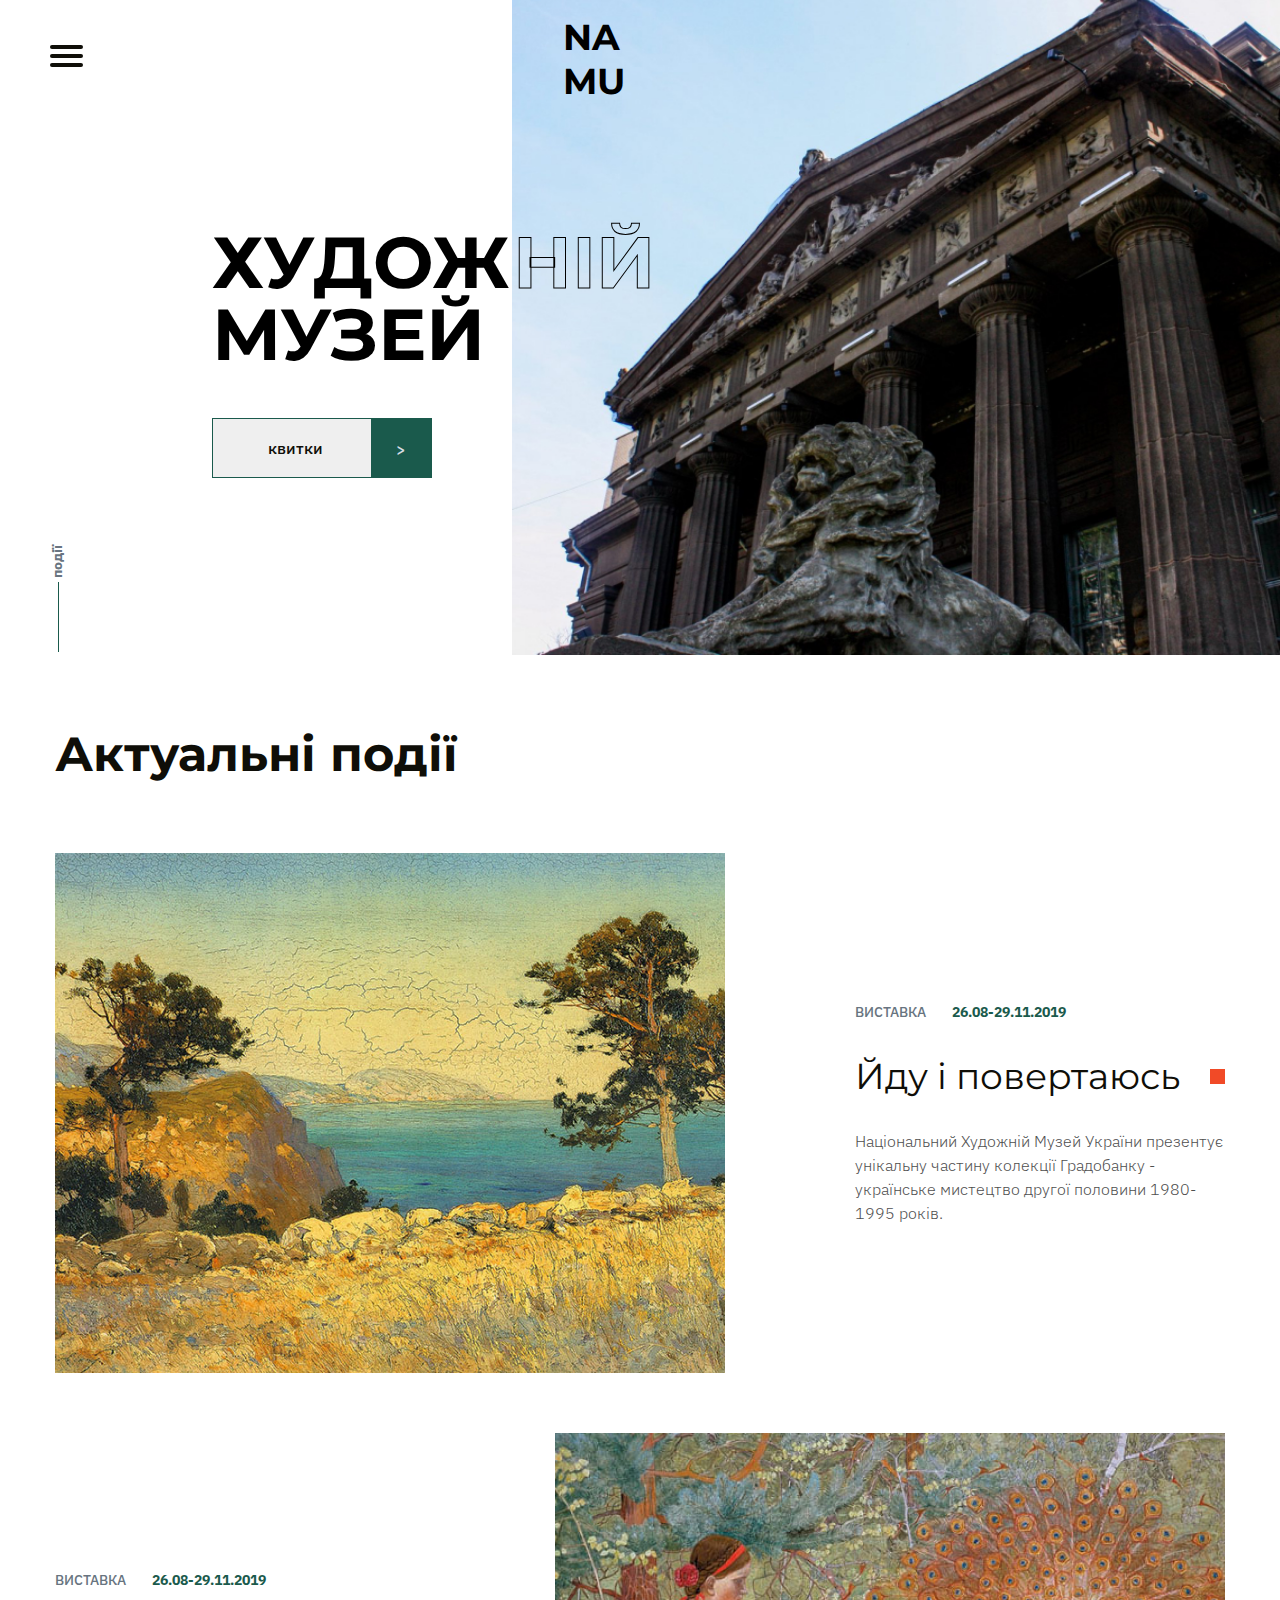
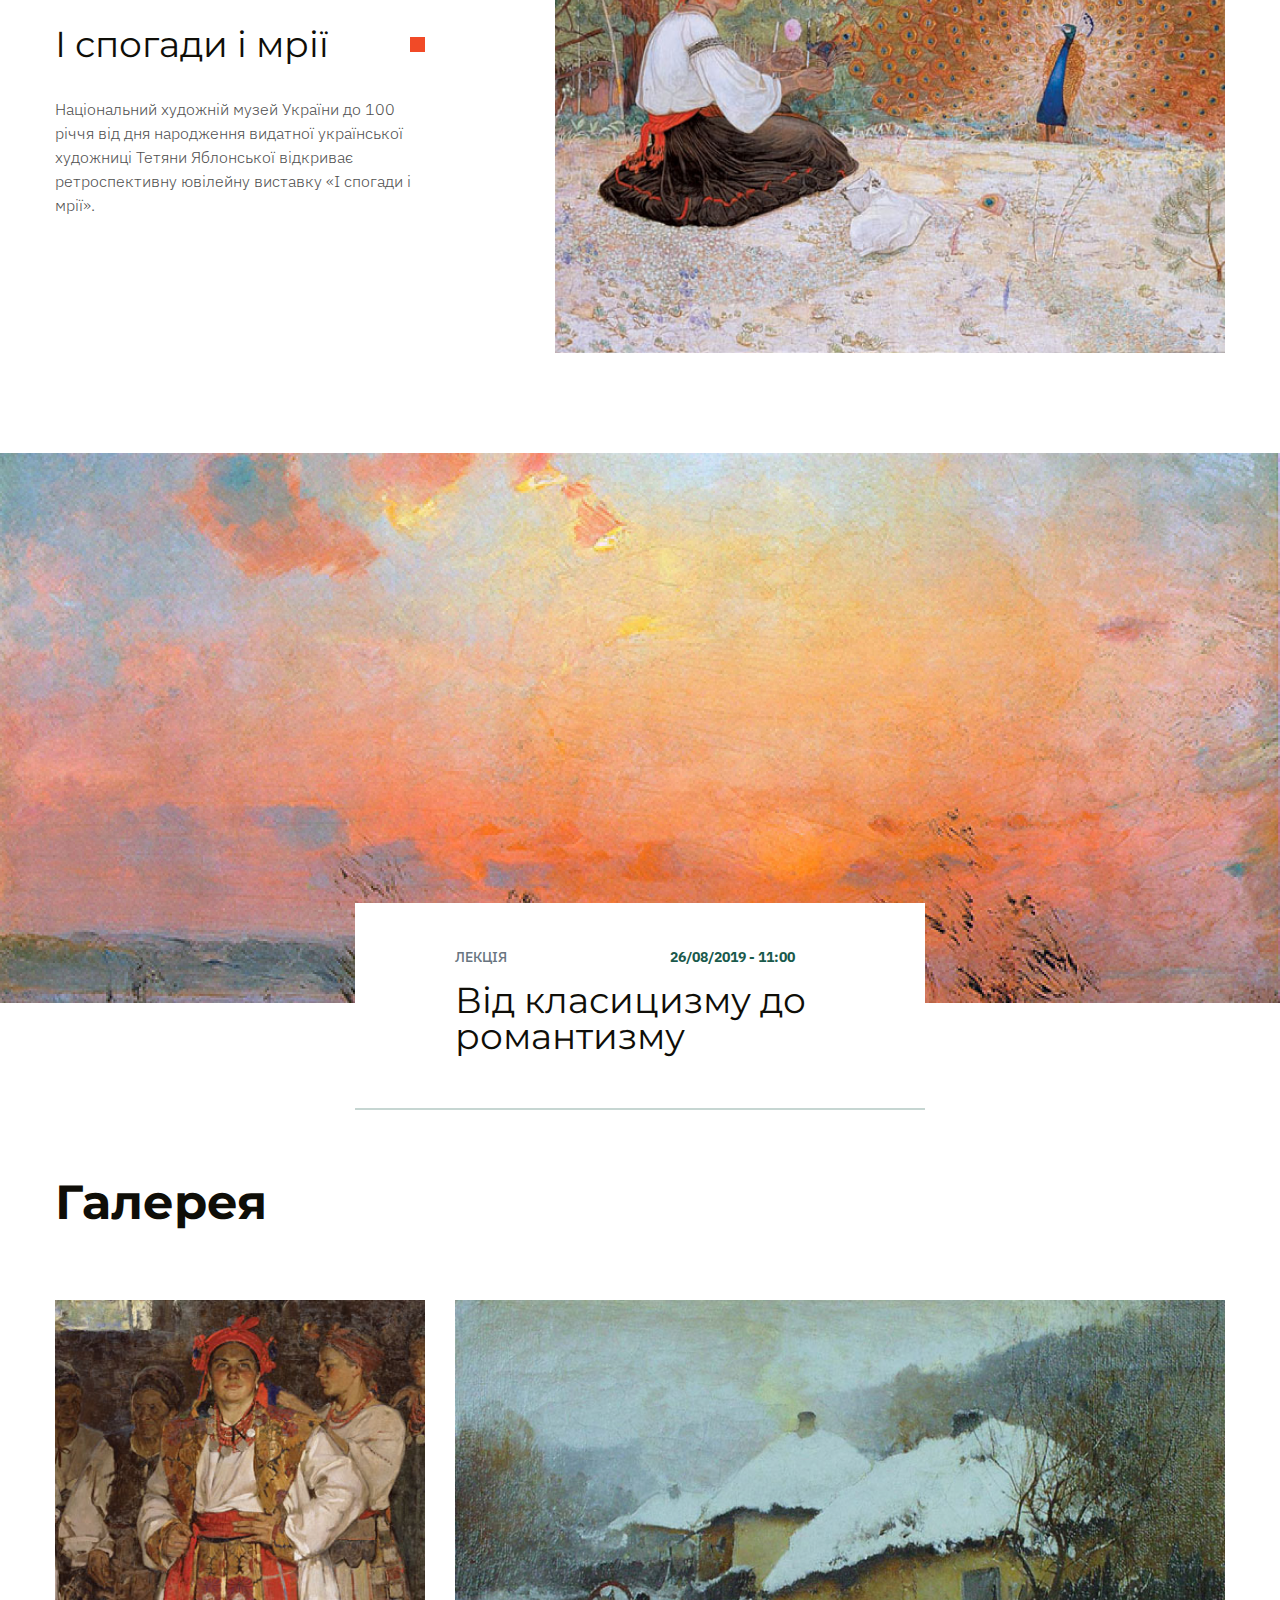
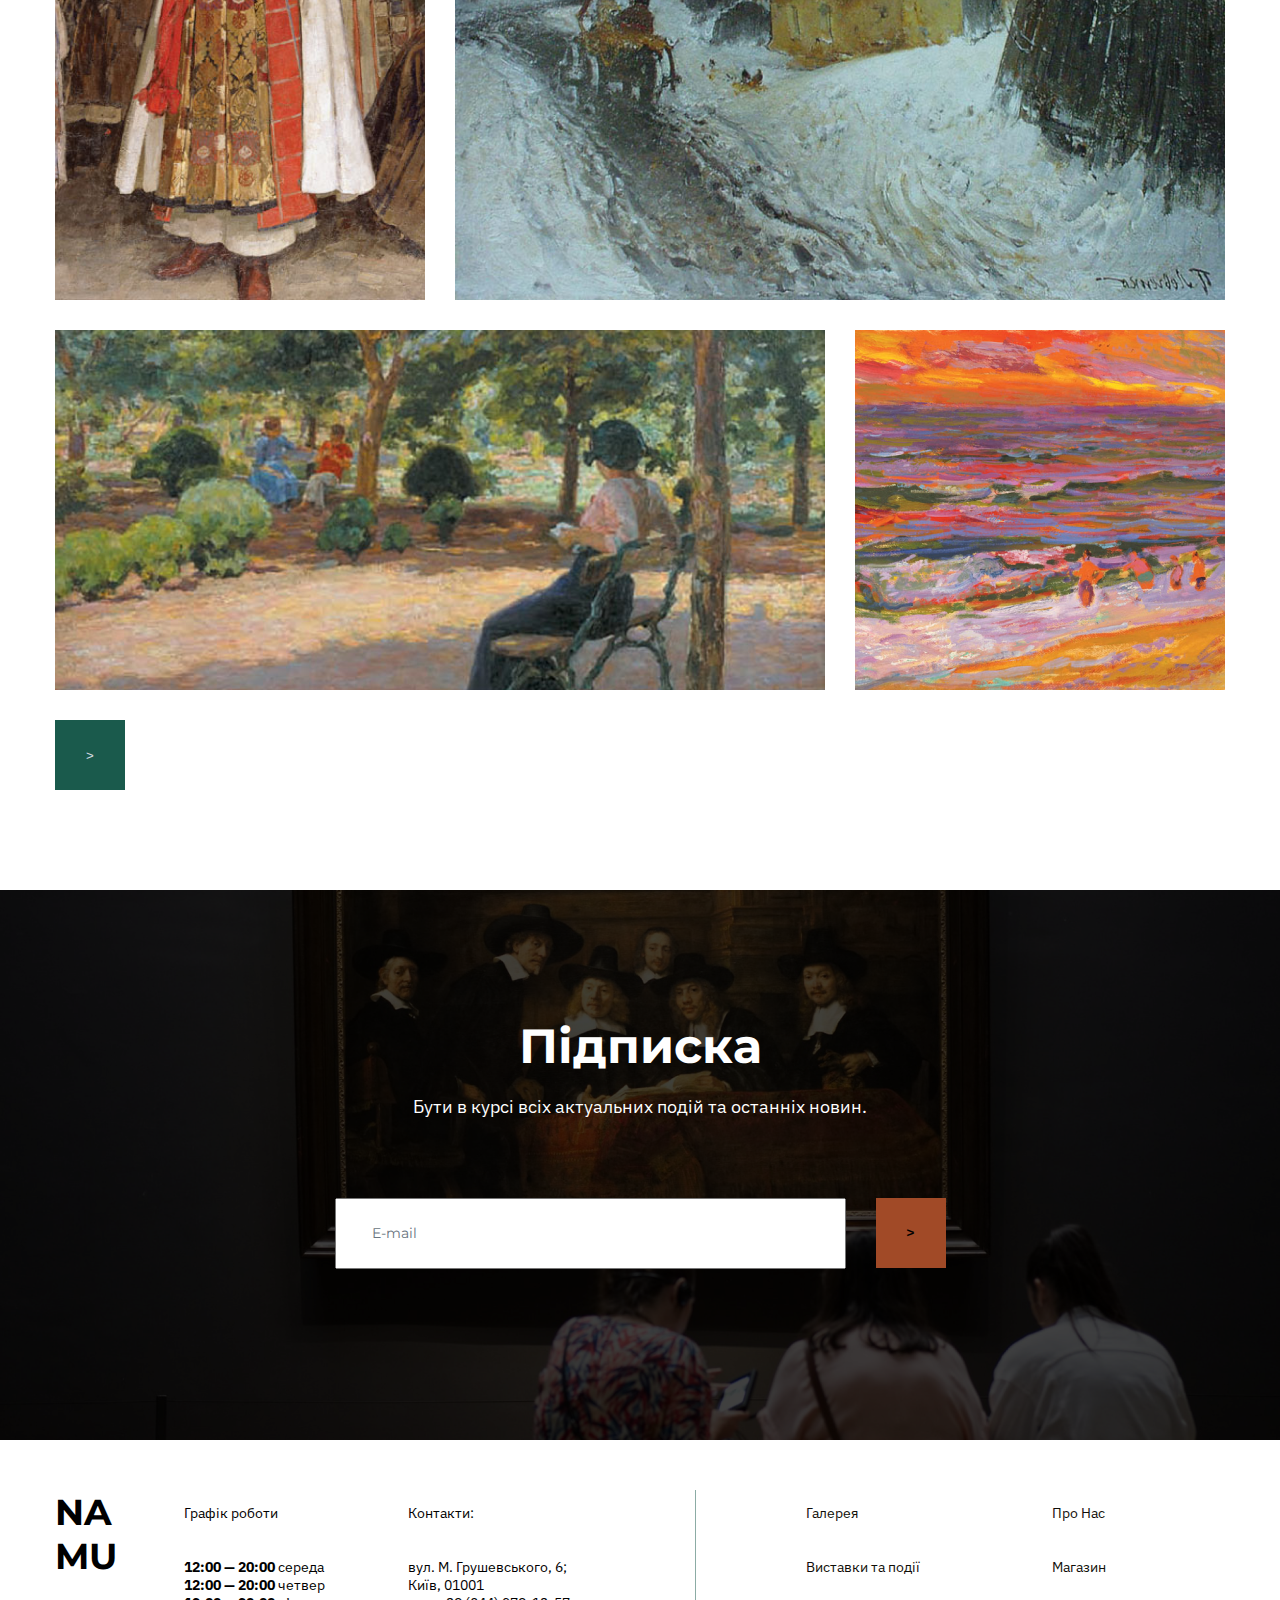
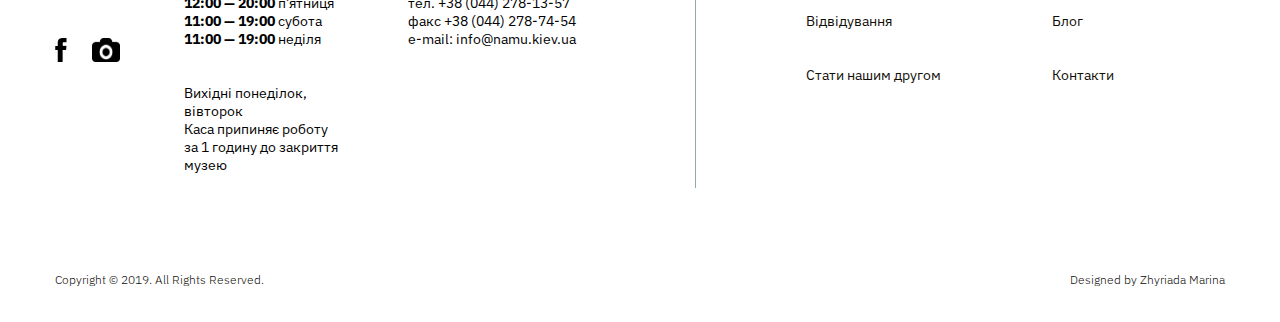
<file: index.html>
<!DOCTYPE html><html lang="en"><head><meta charset="UTF-8"><meta name="viewport" content="width=device-width, initial-scale=1.0"><title>НАМУ</title><link rel="stylesheet" href="main.504d2b40.css"><link rel="preconnect" href="https://fonts.gstatic.com"><link href="https://fonts.googleapis.com/css2?family=IBM+Plex+Sans:wght@300;400;500;700&family=Montserrat:wght@400;700&display=swap" rel="stylesheet"></head><body> <header class="header" id="about"> <div class="header__leftside"> <div id="menuToggle"> <input type="checkbox"> <span></span> <span></span> <span></span> <ul id="menu"> <a href="#about"><li>Про нас</li></a> <a href="#event"><li>Виставки та події</li></a> <a href="#gallery"><li>Галерея</li></a> <a href="#visit"><li>Блог</li></a> <a href="#visit"><li>Контакти</li></a> </ul> </div> <div class="header__vert-line"> <a href="#event">події</a> </div> <div class="header__center"> <h1 class="header__name"> худож<br>музей </h1> <h1 class="header__name2"> художній музей </h1> <button class="header__button"> <span class="button-text">квитки</span> </button> </div> </div> <div class="header__rightside"> <div class="header__logo">na<br>mu</div> <span class="header__transparent-letters">ній</span> <img src="Natsionalnij-hudozhnij-muzej-Ukrayini-Kiyiv-10-1800x1200.af014f24.jpg" alt="Національний музей" class="header__image"> </div> </header> <main class="main"> <div class="event" id="event"> <h2 class="event__heading">Актуальні події</h2> <div class="event__event1"> <div class="event__left1"> </div> <div class="event__event1-descr"> <div class="event__event1-exhdate"> <h4 class="event__event1-exh">виставка</h4> <div class="event__event1-date">26.08-29.11.2019</div> </div> <div class="event__event1-about"> <div class="event__name-square"> <h3 class="event__event1-name">Йду і повертаюсь</h3> <div class="event__red-square"></div> </div> <p class="event__event1-text"> Національний Художній Музей України презентує унікальну частину колекції Градобанку - українське мистецтво другої половини 1980-1995 років. </p> </div> </div> </div> <div class="event__event2"> <div class="event__event2-descr"> <div class="event__event2-exhdate"> <h4 class="event__event2-exh">виставка</h4> <div class="event__event2-date">26.08-29.11.2019</div> </div> <div class="event__event2-about"> <div class="event__name-square"> <h3 class="event__event2-name">І спогади і мрії</h3> <div class="event__red-square"></div> </div> <p class="event__event2-text"> Національний художній музей України до 100 річчя від дня народження видатної української художниці Тетяни Яблонської відкриває ретроспективну ювілейну виставку «І спогади і мрії». </p> </div> </div> <div class="event__right2"> </div> </div> <div class="event__event3"> <div class="event__event3-descr"> <div class="event__event3-exhdate"> <h4 class="event__event3-exh">лекція</h4> <div class="event__event3-date">26/08/2019 - 11:00</div> </div> <h3 class="event__event3-name">Від класицизму до романтизму</h3> </div> </div> </div> <div id="gallery" class="gallery"> <h2 class="gallery__heading">Галерея</h2> <div class="gallery__pictures"> <img class="gallery__photo" src="Rectangle 13.5.831fc325.png" alt="Картина з галереї"> <img class="gallery__photo" src="Rectangle 3.1.9b2c83cd.png" alt="Картина з галереї"> <img class="gallery__photo" src="Rectangle 24.d09642d7.png" alt="Картина з галереї"> <img class="gallery__photo" src="Rectangle 13.3.e4253f0c.png" alt="Картина з галереї"> <img class="gallery__photo" src="Rectangle 13.4.ef84a878.png" alt="Картина з галереї"> <img class="gallery__photo" src="Rectangle 25.9f134586.png" alt="Картина з галереї"> <div class="gallery__pointer-left"><</div> <div class="gallery__pointer-right">></div> </div> <div class="gallery__slider"> <div class="gallery__slider-dot"></div> <div class="gallery__slider-dot"></div> <div class="gallery__slider-dot"></div> <div class="gallery__slider-dot"></div> </div> <button class="gallery__button">></button> </div> <div class="subscribe"> <div class="subscribe__container"> <h2 class="subscribe__name">Підписка</h2> <p class="subscribe__about"> Бути в курсі всіх актуальних подій та останніх новин. </p> <div class="subscribe__mail"> <label for="email"></label> <input type="email" class="subscribe__input" value="" id="email" name="email" placeholder="E-mail"> <button class="subscribe__button" onclick="e()"> > </button> </div> </div> </div> </main> <footer class="footer" id="visit"> <div class="footer__leftside"> <div class="footer__namu"> <span class="footer__logo">na<br>mu</span> <div class="footer__icons"> <img src="Facebook.025ec31e.png" alt="facebook icon"> <img src="camera.2cc98e6d.png" alt="camera icon"> </div> </div> <div class="footer__hours"> <p> Графік роботи<br><br><br> <strong>12:00 — 20:00</strong> середа<br> <strong>12:00 — 20:00</strong> четвер<br> <strong>12:00 — 20:00</strong> п’ятниця<br> <strong>11:00 — 19:00</strong> субота<br> <strong>11:00 — 19:00</strong> неділя<br><br><br> Вихідні понеділок, вівторок<br> Каса припиняє роботу за 1 годину до закриття музею </p> </div> <div class="footer__contacts"> <p> Контакти:<br><br><br> вул. М. Грушевського, 6;<br> Київ, 01001<br> тел. +38 (044) 278-13-57<br> факс +38 (044) 278-74-54<br> e-mail: info@namu.kiev.ua<br> </p> </div> </div> <div class="footer__rightside"> <div class="footer__menu-blockleft"> <p> <a class="footer__link" href="#gallery">Галерея</a><br><br><br> <a class="footer__link" href="#event">Виставки та події</a><br><br><br> <a class="footer__link" href="#visit">Відвідування</a><br><br><br> <a class="footer__link" href="#about">Стати нашим другом</a> </p> </div> <div class="footer__menu-blockright"> <p> <a class="footer__link" href="#about">Про Нас</a><br><br><br> <a class="footer__link" href="#about">Магазин</a><br><br><br> <a class="footer__link" href="#about">Блог</a><br><br><br> <a class="footer__link" href="#visit">Контакти</a> </p> </div> </div> </footer> <div class="design"> <div class="design__copyright"> Copyright © 2019. All Rights Reserved. </div> <div class="design__author"> Designed by Zhyriada Marina </div> </div> <script>function e(){document.getElementById("email").value=""}</script> </body></html>
</file>
<file: main.504d2b40.css>
.header{height:655px}.header,.header__leftside{display:flex;position:relative}.header__leftside{flex-direction:column;width:40%;justify-content:center;align-items:flex-end;z-index:1}.header #menuToggle{display:block;position:absolute;top:45px;left:50px;z-index:4;-webkit-user-select:none;user-select:none}.header__vert-line{position:absolute;transform:rotate(-90deg);font-family:IBM Plex Sans,sans-serif;font-weight:700;font-size:14px;color:#687480;left:40px;bottom:85px}.header__vert-line a{text-decoration:none;color:#687480}.header #menuToggle a{text-decoration:none;color:#232323;transition:color .3s ease}.header #menuToggle a:hover{color:#000}.header #menuToggle input{display:block;width:40px;height:32px;position:absolute;top:-7px;left:-5px;cursor:pointer;opacity:0;z-index:5;-webkit-touch-callout:none}.header #menuToggle span{display:block;width:33px;height:4px;margin-bottom:5px;position:relative;background:#0f0e08;border-radius:3px;z-index:4;transform-origin:4px 0;transition:transform .5s cubic-bezier(.77,.2,.05,1),background .5s cubic-bezier(.77,.2,.05,1),opacity .55s ease}.header #menuToggle span:first-child{transform-origin:0 0}.header #menuToggle span:nth-last-child(2){transform-origin:0 100%}.header #menuToggle input:checked~span{opacity:1;transform:rotate(45deg) translate(-2px,-1px);background:#232323}.header #menuToggle input:checked~span:nth-last-child(3){opacity:0;transform:rotate(0deg) scale(.2)}.header #menuToggle input:checked~span:nth-last-child(2){transform:rotate(-45deg) translateY(-1px)}.header #menu{position:absolute;width:388px;margin:-100px 0 0 -50px;padding:125px 50px 50px;text-align:center;box-sizing:border-box;background:hsla(0,0%,92.9%,.6);list-style-type:none;-webkit-font-smoothing:antialiased;transform-origin:0 0;transform:translate(-100%);transition:transform .5s cubic-bezier(.77,.2,.05,1);z-index:3}.header #menu li{padding:10px 0;font-size:22px}.header #menuToggle input:checked~ul{transform:none}.header__vert-line:after{position:absolute;content:"";width:1px;height:70px;background-color:#1a5a4c;transform:rotate(-90deg);left:-40px;bottom:-28px}.header__center{width:300px}.header__name{font-size:72px;width:460px}.header__name,.header__name2{font-family:Montserrat,sans-serif;font-weight:700;color:#000;text-transform:uppercase;letter-spacing:0;line-height:100%}.header__name2{font-size:45px;text-align:center;display:none}.header__button{display:flex;justify-content:center;align-items:center;position:relative;font-family:IBM Plex Sans,sans-serif;font-weight:500;width:220px;height:60px;font-size:16px;border:1px solid #1a5a4c;color:#0f0e08;line-height:60px;cursor:pointer;padding-right:60px;transition:color .3s}.header .button-text{z-index:2;transition:color .3s}.header__button:after{content:">";position:absolute;top:0;right:0;color:#d7dde3;width:60px;height:58px;background-color:#1a5a4c}.header__button:hover .button-text{color:#fff}.header__button:before{content:"";color:#efefef;position:absolute;width:0;height:100%;top:0;left:0;-webkit-transition:all .25s;background-color:#1a5a4c;transition:all .25s;z-index:1}.header__button:hover:before{background-color:#1a5a4c;width:calc(100% - 60px);-webkit-transition:width .3s;transition:width .3s}.header__rightside{width:60%;position:absolute;right:0}.header__logo{font-size:36px;text-transform:uppercase;width:68px;top:15px;left:51px}.header__logo,.header__transparent-letters{font-family:Montserrat,sans-serif;font-weight:700;position:absolute}.header__transparent-letters{-webkit-text-fill-color:transparent;-webkit-text-stroke-width:1px;-webkit-text-stroke-color:#000;top:226px;left:1px;color:#000;font-size:72px;text-transform:uppercase;letter-spacing:0;line-height:100%}.header__image{width:100%;max-height:655px;object-fit:cover;object-position:bottom}.event{position:relative;width:100%;max-width:1980px;margin:0 auto}.event__heading{font-family:Montserrat,sans-serif;font-weight:700;font-size:48px;color:#0f0e08;padding:30px 0;display:block}.event__event1,.event__heading{margin-left:150px;margin-right:150px}.event__event1{display:flex;justify-content:space-between;margin-bottom:60px}.event__left1{width:870px;height:520px;background-image:url(Rectangle2.2.2844aa2c.png);background-size:cover;background-repeat:no-repeat;background-position:50%;margin-right:130px}.event__event1-descr{max-width:370px;margin:auto 0}.event__event1-exhdate{display:flex;align-items:center}.event__event1-exh{font-weight:500;text-transform:uppercase;color:#687480;padding-right:26px}.event__event1-date,.event__event1-exh{font-family:IBM Plex Sans,sans-serif;font-size:14px}.event__event1-date{font-weight:700;color:#1a5a4c}.event__name-square{display:flex;align-items:center;justify-content:space-between}.event__name-square .event__event1-name:after,.event__name-square .event__event2-name:after,.event__name-square .event__event3-name:after{content:"";position:absolute;transition:width .3s;display:block;width:0;height:2px}.event__name-square:hover .event__event1-name:after,.event__name-square:hover .event__event2-name:after,.event__name-square:hover .event__event3-name:after{content:"";transition:width .3s;display:block;background-color:#f14a27;height:2px;position:absolute;left:0;bottom:0;width:100%}.event__event1-name{font-family:Montserrat,sans-serif;font-weight:400;font-size:36px;color:#0f0e08;margin:15px 0;cursor:pointer;transition:all .3s;position:relative}.event__red-square{width:15px;height:15px;background-color:#f14a27}.event__name-square:hover .event__red-square{transition:transform .3s ease-in .3s;transform:rotate(1turn)}.event__event1-text{font-family:IBM Plex Sans,sans-serif;font-weight:300;font-size:16px;line-height:150%;color:#4e4e4e}.event__event2{display:flex;justify-content:space-between;margin-bottom:100px;margin-left:150px;margin-right:150px}.event__right2{width:870px;height:520px;background-image:url(Rectangle4.2.4b046071.png);background-size:cover;background-repeat:no-repeat;background-position:50%;margin-left:130px}.event__event2-descr{max-width:370px;margin:auto 0}.event__event2-exhdate{display:flex;align-items:center}.event__event2-exh{font-weight:500;text-transform:uppercase;color:#687480;padding-right:26px}.event__event2-date,.event__event2-exh{font-family:IBM Plex Sans,sans-serif;font-size:14px}.event__event2-date{font-weight:700;color:#1a5a4c}.event__event2-name{font-family:Montserrat,sans-serif;font-weight:400;font-size:36px;color:#0f0e08;margin:15px 0;cursor:pointer;transition:all .3s;position:relative}.event__event2-text{font-family:IBM Plex Sans,sans-serif;font-weight:300;font-size:16px;line-height:150%;color:#4e4e4e}.event__event3{justify-content:center;margin-bottom:140px;background-image:url(Rectangle20.11b3c78d.png);background-size:cover;background-repeat:no-repeat;background-position:50%;height:550px}.event__event3,.event__event3-descr{position:relative;display:flex;box-sizing:border-box}.event__event3-descr{height:205px;top:450px;flex-direction:column;z-index:1;background-color:#fff;box-shadow:0 2px 0 rgba(26,90,76,.25);padding:45px 100px 50px}.event__event3-exhdate{display:flex;align-items:center;justify-content:space-between;max-width:340px;margin-bottom:16px}.event__event3-exh{font-weight:500;margin:0;text-transform:uppercase;color:#687480;padding-right:26px}.event__event3-date,.event__event3-exh{font-family:IBM Plex Sans,sans-serif;font-size:14px}.event__event3-date{font-weight:700;color:#1a5a4c}.event__event3-name{font-family:Montserrat,sans-serif;font-weight:400;font-size:36px;color:#0f0e08;margin:0;max-width:370px;line-height:100%;cursor:pointer;position:relative}.gallery{max-width:1980px;margin:0 auto;width:1570px}.gallery__heading{font-family:Montserrat,sans-serif;font-weight:700;font-size:48px;color:#0f0e08;padding:30px 0;display:block}.gallery__pictures{display:flex;flex-wrap:wrap}.gallery__photo{margin-bottom:30px;transition-duration:.3s}.gallery__photo:nth-child(4),.gallery__photo:nth-child(5),.gallery__photo:nth-child(-n+2){margin-right:30px}.gallery__photo:hover{transform:scale(1.05)}.gallery__button{color:#d7dde3;width:70px;height:70px;background-color:#1a5a4c;border:none;cursor:pointer}.gallery__button:hover{border:inset}.gallery__pointer-left,.gallery__pointer-right{display:none}.subscribe{background-image:url(Rectangle22.9b9d9445.png);height:550px;margin-top:100px;position:absolute;width:100%;left:0}.subscribe,.subscribe__container{display:flex;justify-content:center}.subscribe__container{flex-direction:column;align-items:center}.subscribe__name{font-family:Montserrat,sans-serif;font-weight:700;font-size:48px;color:#fff;display:block;margin:20px 0}.subscribe__about{font-family:IBM Plex Sans,sans-serif;font-weight:400;font-size:18px;color:#fff;margin:0;text-align:center;padding-bottom:15px}.subscribe__mail{display:flex;margin:65px}.subscribe #email{width:470px;height:65px;padding-left:35px}.subscribe #email:focus{border:none}.subscribe ::placeholder{font-family:Montserrat,sans-serif;font-weight:400;font-size:14px;color:#687480}.subscribe__button{color:#000;width:70px;height:70px;background-color:#a14a27;border:none;margin-left:30px;font-weight:700;cursor:pointer}.subscribe #email:hover{-webkit-box-shadow:5px 5px 9px 0 #a14a27;-moz-box-shadow:5px 5px 9px 0 #a14a27;box-shadow:5px 5px 9px 0 #a14a27;border-color:transparent}.footer{display:flex;background-color:#fff;margin:700px 150px 0;justify-content:space-around}.footer__leftside{display:flex;justify-content:space-between;width:50%;border-right:1px solid rgba(26,90,76,.5);padding-right:110px}.footer__namu{width:65px}.footer__logo{font-family:Montserrat,sans-serif;font-weight:700;font-size:36px;text-transform:uppercase}.footer__icons{display:flex;justify-content:space-between;margin-top:60px}.footer__icons img:nth-child(2){width:28px;height:24px}.footer__hours{width:160px}.footer__contacts,.footer__hours{font-family:IBM Plex Sans,sans-serif;font-weight:400;font-size:14px}.footer__contacts{width:177px}.footer__rightside{display:flex;width:50%;justify-content:space-evenly}.footer__menu-blockleft,.footer__menu-blockright{font-family:IBM Plex Sans,sans-serif;font-weight:400;font-size:14px}.footer__link{text-decoration:none;color:#0f0e08}.footer__link:hover{text-decoration:underline}.design{margin:84px 150px 35px;display:flex;justify-content:space-between;font-family:IBM Plex Sans,sans-serif;font-weight:300;font-size:12px;color:#0f0e08}@media screen and (max-width:1887px){.gallery{width:1170px;margin-left:auto;margin-right:auto}.gallery__photo:nth-child(3),.gallery__photo:nth-child(6){display:none}.gallery__photo:nth-child(2),.gallery__photo:nth-child(5){margin-right:0}.gallery__pictures{max-width:1170px}.event__event1,.event__event2,.event__heading{margin-left:55px;margin-right:55px}.footer{margin:700px 55px 0}.design{margin:84px 55px 35px}}@media screen and (max-width:1279px){.header{height:384px;margin-left:34px}.header__leftside{justify-content:flex-end;align-items:flex-end;padding-bottom:20px}.header #menuToggle{left:18px}.header #menu{position:absolute;width:388px;margin:-100px 0 0 -52px;height:412px;background:#ededed}.header__vert-line{bottom:85px;left:0}.header__center{width:230px}.header__name{font-size:55px}.header__transparent-letters{top:157px;left:1px;font-size:55px}.header__image{height:384px}.event__heading{margin-left:34px;margin-right:34px}.event__event1{display:block;width:700px;margin-left:auto;margin-right:auto}.event__left1{width:700px;height:520px}.event__event2{display:flex;width:700px;flex-direction:column-reverse;margin-left:auto;margin-right:auto}.event__right2{width:700px;height:520px;margin-left:0}.event__event3{height:390px}.event__event3-descr{top:290px}.gallery{margin-left:auto;margin-right:auto;width:700px}.gallery__pictures{display:flex;position:relative}.gallery__pointer-left{left:20px}.gallery__pointer-left,.gallery__pointer-right{position:absolute;width:48px;height:48px;background:hsla(0,0%,100%,.7);border-radius:50%;top:247px;text-align:center;line-height:48px;cursor:pointer;display:block}.gallery__pointer-right{right:20px}.gallery__photo{width:340px;height:543px}.gallery__photo:first-child{margin-right:20px}.gallery__photo:last-child,.gallery__photo:nth-child(2),.gallery__photo:nth-child(4),.gallery__photo:nth-child(5){display:none}.gallery__photo:nth-child(3){display:block}.gallery__photo:hover{transform:none}.gallery__button{display:none}.gallery__slider{display:flex;width:102px;justify-content:space-between;margin:0 auto}.gallery__slider-dot{width:9px;height:9px;border-radius:50%;background-color:#e0e0e0}.gallery__slider-dot:first-child{background-color:#1a5a4c}.subscribe #email{width:400px}.footer{flex-direction:column;margin:700px 34px 0}.footer,.footer__leftside{justify-content:space-between}.footer__leftside{width:100%;border-right:none;border-bottom:1px solid rgba(26,90,76,.5);padding-right:0;padding-bottom:30px}.footer__rightside{width:100%;justify-content:space-evenly;margin-top:30px}.footer__menu-blockleft{padding-left:100px}.footer__menu-blockright{padding-left:65px}.design{margin:84px 34px 35px}}@media screen and (max-width:767px){.header{height:520px;position:relative;flex-direction:column-reverse;margin-left:0}.header__leftside{width:100%;justify-content:center;align-items:center;height:200px}.header #menuToggle{top:-280px;left:23px}.header #menu{background:hsla(0,0%,92.9%,.6);width:310px;padding-left:70px}.header__vert-line{display:none}.header__center{width:300px;display:flex;flex-direction:column;align-items:center}.header__name{display:none}.header__name2{display:block}.header__button{width:260px;height:50px;font-family:IBM Plex Sans,sans-serif;font-weight:500;line-height:50px}.header__button:after{height:48px}.header__rightside{width:100%;height:300px;position:relative}.header__logo,.header__transparent-letters{display:none}.header__image{position:absolute;width:100%;height:300px;object-fit:cover;object-position:bottom}.event{position:relative;width:100%}.event__heading{font-size:36px;margin-left:20px;margin-right:20px;text-align:center}.event__event1{margin-left:auto;margin-right:auto;width:280px}.event__left1{width:280px;height:210px;margin:0 auto}.event__event1-descr{width:280px;padding-top:31px;margin:0 auto}.event__event1-date,.event__event1-exh{font-size:16px}.event__event1-name{font-size:28px}.event__event2{margin-left:auto;margin-right:auto;width:280px}.event__right2{width:280px;height:210px;margin:0 auto}.event__event2-descr{width:280px;padding-top:31px;margin:0 auto}.event__event2-date,.event__event2-exh{font-size:16px}.event__event2-name{font-size:28px}.event__event3{height:210px}.event__event3-descr{height:140px;top:140px;padding:25px;text-align:center;width:280px}.event__event3-exh{font-size:16px}.event__event3-date{font-size:16px;margin-right:-10px}.event__event3-name{font-size:27px}.gallery{margin-left:auto;margin-right:auto;width:280px}.gallery__heading{font-size:36px;text-align:center}.gallery__pointer-left{top:181px;left:5px}.gallery__pointer-right{top:181px;right:5px}.gallery__photo{width:280px;height:410px}.gallery__photo:last-child,.gallery__photo:nth-child(2),.gallery__photo:nth-child(3),.gallery__photo:nth-child(4),.gallery__photo:nth-child(5){display:none}.gallery__photo:hover{transform:none}.gallery__button{display:none}.gallery__slider{display:flex;width:102px;justify-content:space-between;margin:0 auto}.gallery__slider-dot{width:9px;height:9px;border-radius:50%;background-color:#e0e0e0}.gallery__slider-dot:first-child{background-color:#1a5a4c}.subscribe{height:386px}.subscribe #email{width:185px}.subscribe__mail{margin:10px}.subscribe__button{margin-left:7px}.footer{flex-direction:column;margin:550px 20px 0;justify-content:space-between}.footer__menu-blockleft,.footer__menu-blockright{padding-left:0}.footer__namu{width:45px;margin-right:15px}.footer__logo{font-size:28px}.footer__contacts,.footer__hours{font-size:13px}.footer__rightside{justify-content:space-around}.design{margin:84px 20px 35px}}html{scroll-behavior:smooth}body{margin:0;background-color:#fff;box-sizing:border-box}
/*# sourceMappingURL=main.504d2b40.css.map */
</file>
